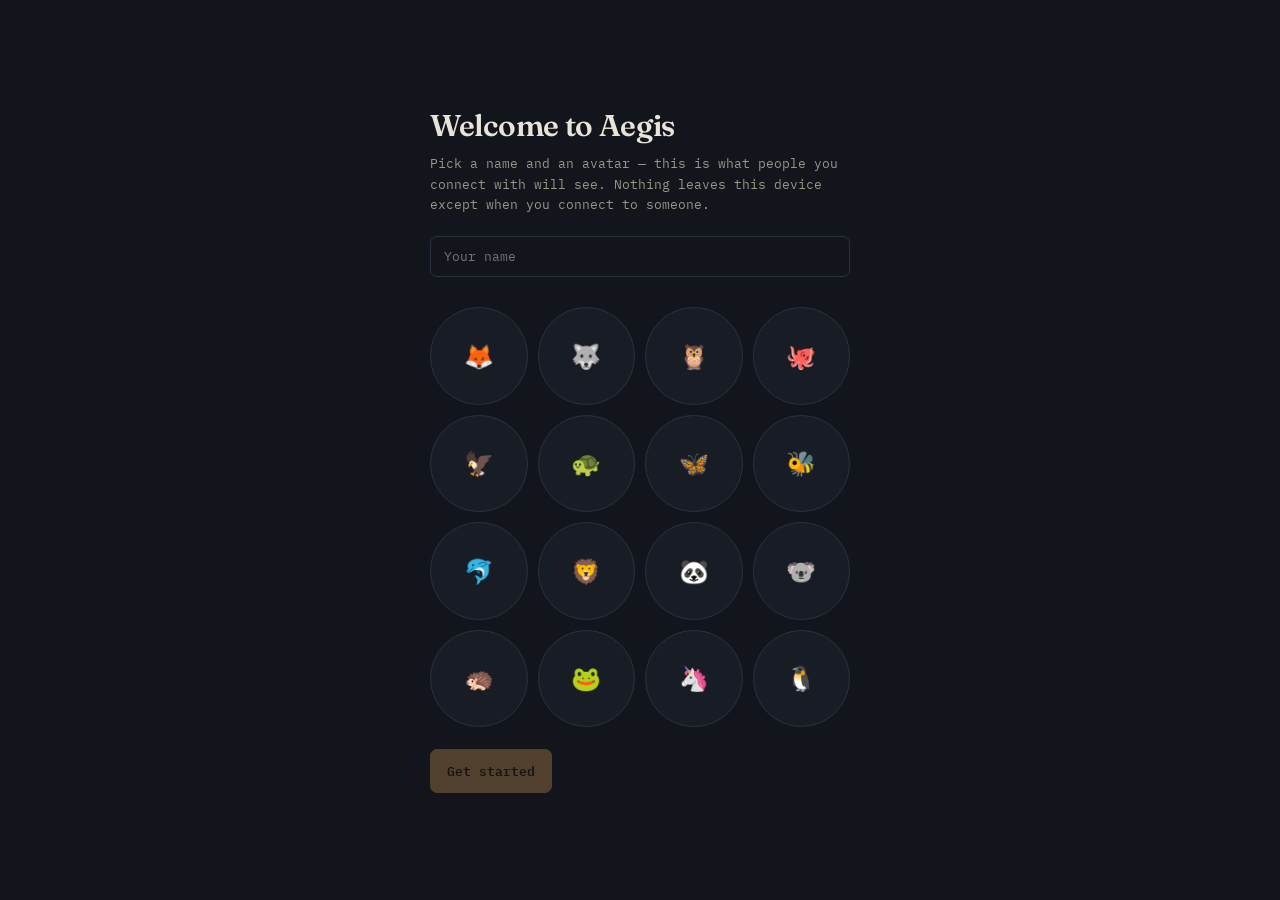
<file: index.html>
<!DOCTYPE html>
<html lang="en">
<head>
<meta charset="UTF-8">
<meta name="viewport" content="width=device-width, initial-scale=1.0, viewport-fit=cover">
<title>Aegis — direct, encrypted, no server</title>
<link rel="manifest" href="manifest.json">
<meta name="theme-color" content="#12151C">
<link rel="icon" href="icon-192.png">
<link rel="apple-touch-icon" href="icon-192.png">
<meta name="mobile-web-app-capable" content="yes">
<meta name="apple-mobile-web-app-capable" content="yes">
<meta name="apple-mobile-web-app-status-bar-style" content="black-translucent">
<meta name="apple-mobile-web-app-title" content="Aegis">
<link rel="preconnect" href="https://fonts.googleapis.com">
<link href="https://fonts.googleapis.com/css2?family=Fraunces:opsz,wght@9..144,500;9..144,600&family=IBM+Plex+Mono:wght@400;500;600&display=swap" rel="stylesheet">
<link rel="stylesheet" href="css/style.css?v=4">
</head>
<body>
<div class="wrap">

  <!-- LOGIN / PROFILE SETUP (shown on first visit, after Reset, or when editing your profile) -->
  <div class="login-screen" id="loginScreen" style="display:none">
    <div class="login-card">
      <h2 id="loginTitle">Welcome to Aegis</h2>
      <p class="login-sub" id="loginSub">Pick a name and an avatar — this is what people you connect with will see. Nothing leaves this device except when you connect to someone.</p>
      <input type="text" id="loginName" class="name-input" placeholder="Your name" maxlength="40" autocomplete="off">
      <div class="avatar-grid" id="avatarGrid"></div>
      <div class="row">
        <button class="primary" id="btnLoginContinue" disabled>Get started</button>
        <button id="btnLoginCancel" style="display:none">Cancel</button>
      </div>
    </div>
  </div>

  <header class="top">
    <button class="reset-link" id="btnClearEverything">Reset</button>
    <h1>Aegis</h1>
    <p>A direct line between two browsers. No account, no server relaying your messages, no third party holding a key. Connection details and encryption keys exchange automatically over a short code — a small relay forwards only the handshake, never your messages. An opt-in long-code (copy-paste) mode skips the relay entirely.</p>
    <div class="badge-row">
      <span class="badge">Peer to peer</span>
      <span class="badge">ECDH · AES-256-GCM</span>
      <span class="badge">Nothing stored</span>
    </div>
  </header>

  <!-- VOICE CALL (visible on top of any screen — home or chat) -->
  <div class="call-bar" id="callBar" style="display:none">
    <audio id="remoteAudio" autoplay playsinline></audio>
    <div class="call-status" id="callStatus">Calling…</div>
    <div class="call-row" id="callIncoming" style="display:none">
      <button class="primary" id="btnAccept">Accept</button>
      <button id="btnDecline">Decline</button>
    </div>
    <div class="call-row" id="callControls" style="display:none">
      <button id="btnMute">Mute</button>
      <button id="btnHangup" class="danger">End call</button>
    </div>
    <div class="call-row" id="callCalling" style="display:none">
      <button id="btnCancelCall">Cancel</button>
    </div>
  </div>

  <!-- CONTACTS HOME -->
  <div class="contacts-panel" id="contactsPanel" style="display:none">
    <div class="install-banner" id="installBanner" style="display:none">
      <span id="installBannerText">Install Aegis for quick access and reliable notifications.</span>
      <div class="install-banner-actions">
        <button class="primary" id="btnInstallApp">Install</button>
        <button id="btnDismissInstall">Not now</button>
      </div>
    </div>
    <div class="you-row">
      <span class="you-id"><span class="you-avatar" id="youAvatar">🙂</span>You are <strong id="youName">—</strong></span>
      <button id="btnEditYouName">Edit</button>
    </div>
    <div class="you-row" id="notifRow">
      <span>Notifications: <strong id="notifState">off</strong></span>
      <button id="btnEnableNotifs">Enable</button>
    </div>
    <div class="panel-section-label">Lines</div>
    <div class="contacts-list" id="contactsList"></div>
    <button class="primary" id="btnNewLine">+ Start a new line</button>
  </div>

  <!-- STEP 1 -->
  <div class="step" id="step1" style="display:none">
    <div class="step-head">
      <div class="step-num">1</div>
      <div>
        <div class="step-title">Choose who starts</div>
        <div class="step-sub">One of you opens the line, the other joins it. Doesn't matter who. Your name and avatar are shared with them automatically when you connect — no need to type theirs.</div>
      </div>
    </div>
    <div class="step-body">
      <button id="btnBackToContacts" class="back-link">← Back to contacts</button>
      <div class="you-row">
        <span class="you-id"><span class="you-avatar" id="step1Avatar">🙂</span>Starting as <strong id="step1Name">—</strong></span>
        <button id="btnEditYouNameStep1">Edit</button>
      </div>
      <div class="role-pick">
        <button class="primary" id="btnHost">I'll start the line</button>
        <button id="btnJoin">I'm joining a line</button>
      </div>
      <label class="relay-toggle">
        <input type="checkbox" id="useLongCode">
        Use a long code (copy-paste) instead — no relay server, but no auto-reconnect either
      </label>
    </div>
  </div>

  <!-- STEP 2: HOST -->
  <div class="step" id="step2host" style="display:none">
    <div class="step-head">
      <div class="step-num">2</div>
      <div>
        <div class="step-title">Send this to the other person</div>
        <div class="step-sub">Contains your connection info and your public key. Safe to send in plain text — it can't be used to decrypt anything by itself.</div>
      </div>
    </div>
    <div class="step-body">
      <button id="btnCreateOffer">Generate invite</button>
      <textarea id="offerOut" readonly placeholder="Your invite will appear here…"></textarea>
      <div class="row">
        <button id="copyOffer" disabled>Copy invite</button>
        <span class="status-line" id="offerStatus"><span class="dot"></span>waiting</span>
      </div>
    </div>
  </div>

  <!-- STEP 3: HOST -->
  <div class="step" id="step3host" style="display:none">
    <div class="step-head">
      <div class="step-num">3</div>
      <div>
        <div class="step-title">Paste their reply</div>
        <div class="step-sub">Once they send back their reply blob, paste it here.</div>
      </div>
    </div>
    <div class="step-body">
      <textarea id="answerIn" placeholder="Paste their reply here…"></textarea>
      <div class="row">
        <button class="primary" id="btnAcceptAnswer">Connect</button>
        <span class="status-line" id="connectStatusHost"><span class="dot"></span>not connected</span>
      </div>
    </div>
  </div>

  <!-- STEP 2: JOIN -->
  <div class="step" id="step2join" style="display:none">
    <div class="step-head">
      <div class="step-num">2</div>
      <div>
        <div class="step-title">Paste their invite</div>
        <div class="step-sub">Paste the blob the other person sent you.</div>
      </div>
    </div>
    <div class="step-body">
      <textarea id="offerIn" placeholder="Paste their invite here…"></textarea>
      <div class="row">
        <button class="primary" id="btnCreateAnswer">Generate reply</button>
      </div>
    </div>
  </div>

  <!-- STEP 3: JOIN -->
  <div class="step" id="step3join" style="display:none">
    <div class="step-head">
      <div class="step-num">3</div>
      <div>
        <div class="step-title">Send this back</div>
        <div class="step-sub">Send this reply to them. Once they accept it, the line connects.</div>
      </div>
    </div>
    <div class="step-body">
      <textarea id="answerOut" readonly placeholder="Your reply will appear here…"></textarea>
      <div class="row">
        <button id="copyAnswer" disabled>Copy reply</button>
        <span class="status-line" id="connectStatusJoin"><span class="dot"></span>waiting for them to connect</span>
      </div>
    </div>
  </div>

  <!-- STEP 2: HOST via RELAY -->
  <div class="step" id="step2hostRelay" style="display:none">
    <div class="step-head">
      <div class="step-num">2</div>
      <div>
        <div class="step-title">Share this code</div>
        <div class="step-sub">Tell them this code (out loud, text, however) and have them enter it on their end. It connects automatically once they do.</div>
      </div>
    </div>
    <div class="step-body">
      <button id="btnRelayHostStart">Get a code</button>
      <div class="relay-code" id="relayHostCode">— — — — — —</div>
      <div class="row">
        <button id="btnCopyRelayCode" disabled>Copy code</button>
      </div>
      <div class="status-line" id="relayHostStatus"><span class="dot"></span>not started</div>
    </div>
  </div>

  <!-- STEP 2: JOIN via RELAY -->
  <div class="step" id="step2joinRelay" style="display:none">
    <div class="step-head">
      <div class="step-num">2</div>
      <div>
        <div class="step-title">Enter their code</div>
        <div class="step-sub">Type in the code the other person shared with you.</div>
      </div>
    </div>
    <div class="step-body">
      <div class="row">
        <input type="text" id="relayJoinCode" class="relay-input" placeholder="CODE" maxlength="8" autocapitalize="characters" autocomplete="off">
        <button id="btnPasteRelayCode">Paste</button>
      </div>
      <div class="row">
        <button class="primary" id="btnRelayJoinConnect">Connect</button>
        <span class="status-line" id="relayJoinStatus"><span class="dot"></span>waiting for a code</span>
      </div>
    </div>
  </div>

  <!-- STEP 4: VERIFY -->
  <div class="step" id="step4" style="display:none">
    <div class="step-head">
      <div class="step-num">4</div>
      <div>
        <div class="step-title">Check the pattern matches</div>
        <div class="step-sub">This grid is generated from your shared key. Read it aloud, or glance at it together — if it matches on both screens, no one is in the middle.</div>
      </div>
    </div>
    <div class="step-body">
      <div class="fingerprint" id="fingerprint"></div>
      <div class="hint" id="fpWords"></div>
    </div>
  </div>

  <!-- RECONNECT (shown automatically when opening a saved contact) -->
  <div class="step" id="reconnectPanel" style="display:none">
    <div class="step-head">
      <div class="step-num">↻</div>
      <div>
        <div class="step-title" id="reconnectStatus">Reconnecting…</div>
        <div class="step-sub">Using your saved identity and room code. This only works if the other person is also back online.</div>
      </div>
    </div>
    <div class="step-body">
      <div class="status-line" id="reconnectStatusLine"><span class="dot"></span>waiting</div>
      <div class="row">
        <button id="btnReconnectCancel">← Back to contacts</button>
        <button id="btnReconnectRetry" style="display:none">Try again</button>
      </div>
    </div>
  </div>

  <div class="chat-header" id="chatHeader" style="display:none">
    <button id="btnBackToContactsChat" class="back-link" title="Back to contacts" aria-label="Back to contacts">←</button>
    <span class="chat-header-avatar" id="chatHeaderAvatar">🙂</span>
    <span class="chat-header-name" id="chatHeaderName">—</span>
    <button id="btnForgetLine" class="forget-link">Forget this line</button>
  </div>

  <div class="row" id="historyBar" style="display:none; margin:0 0 12px;">
    <span class="hint" id="historyCount" style="margin:0;"></span>
    <button id="btnClearHistory">Clear local history</button>
  </div>

  <!-- CHAT -->
  <div class="chat" id="chat">
    <div class="chat-log" id="chatLog"></div>
    <div class="chat-input">
      <input type="file" id="fileInput" style="display:none">
      <button id="btnAttach" disabled title="Send a file" aria-label="Send a file">
        <svg viewBox="0 0 24 24" fill="none" stroke="currentColor" stroke-width="1.8" stroke-linecap="round" stroke-linejoin="round"><path d="M21.44 11.05 12.25 20.24a5.5 5.5 0 0 1-7.78-7.78l9.19-9.19a3.67 3.67 0 0 1 5.19 5.19l-9.2 9.19a1.83 1.83 0 0 1-2.6-2.6l8.49-8.48"/></svg>
      </button>
      <button id="btnCallAudio" disabled title="Voice call" aria-label="Voice call">
        <svg viewBox="0 0 24 24" fill="none" stroke="currentColor" stroke-width="1.8" stroke-linecap="round" stroke-linejoin="round"><path d="M4.5 4h3.5l2 5-2.5 1.5a11 11 0 0 0 5.5 5.5L14.5 13l5 2v3.5a2 2 0 0 1-2.2 2A17.5 17.5 0 0 1 2.5 6.2 2 2 0 0 1 4.5 4Z"/></svg>
      </button>
      <input type="text" id="msgInput" placeholder="Type a message…" disabled>
      <button class="primary" id="btnSend" disabled>Send</button>
    </div>
  </div>

  <footer>
    Keys are generated fresh in your browser and never leave it — only public keys travel in the handshake. Files are sent directly over the same encrypted line, in chunks — they aren't relayed anywhere. Voice calls connect the same way: audio streams directly between your two browsers, encrypted end-to-end by WebRTC itself, with call setup messages passed over the already-encrypted data channel. Local history keeps a note of which files were sent or received, and when calls happened, not the file or call contents themselves, kept separately for each contact. This uses public STUN servers only to help two devices on different networks find each other; no message, key, file, or call data ever passes through them. By default, connecting uses a small relay server to forward the handshake automatically with a short code, and lets a saved contact reconnect later — it still can't read your messages, but it does briefly see each connection setup, so always check the pattern matches on both screens before trusting a line. The opt-in long-code mode skips the relay and exchanges an invite/reply blob by copy-paste instead, but a contact made that way can't reconnect automatically and will need a fresh exchange each time. "Forget this line" permanently deletes that saved identity and history from this device.
  </footer>
</div>

<script src="js/script.js?v=5"></script>
</body>
</html>
</file>
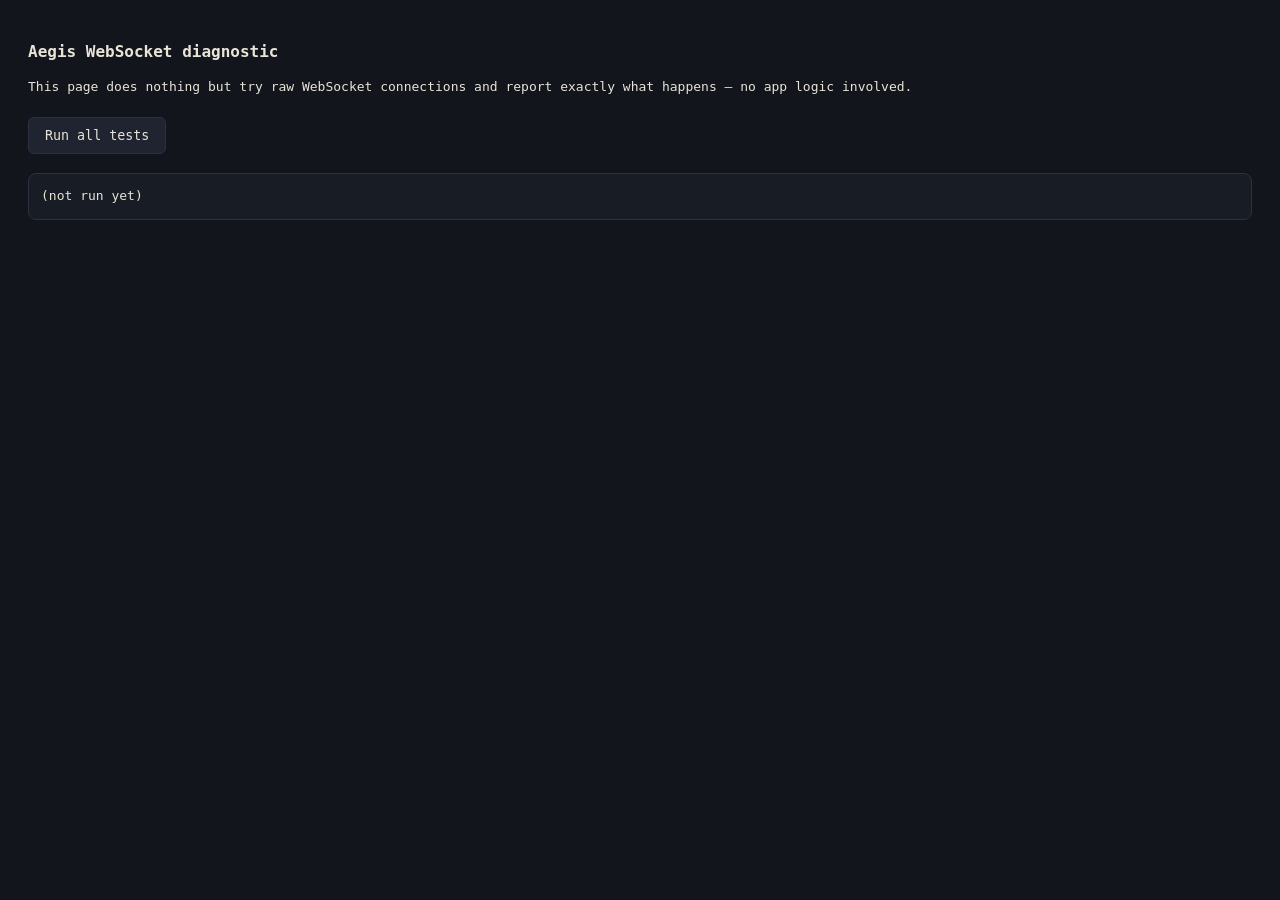
<file: debug-ws.html>
<!doctype html>
<meta charset="utf-8">
<title>Aegis WS diagnostic</title>
<style>
  body{background:#12151C;color:#E9E4D8;font-family:ui-monospace,monospace;padding:20px;font-size:13px;line-height:1.6;}
  h1{font-size:16px;}
  pre{white-space:pre-wrap;word-break:break-word;background:#181C25;border:1px solid #2B3140;border-radius:8px;padding:12px;}
  button{font-family:inherit;padding:10px 16px;margin:6px 6px 6px 0;border-radius:6px;border:1px solid #2B3140;background:#1F2430;color:#E9E4D8;}
</style>
<h1>Aegis WebSocket diagnostic</h1>
<p>This page does nothing but try raw WebSocket connections and report exactly what happens — no app logic involved.</p>
<button id="run">Run all tests</button>
<pre id="log">(not run yet)</pre>
<script>
const logEl = document.getElementById('log');
function log(s) {
  logEl.textContent = (logEl.textContent === '(not run yet)' ? '' : logEl.textContent + '\n') + s;
}
const SIGNAL = 'wss://aegis-signal.deninluvis.workers.dev';

function testSocket(label, url) {
  return new Promise((resolve) => {
    const t0 = performance.now();
    log('[' + label + '] connecting to ' + url);
    let ws;
    try {
      ws = new WebSocket(url);
    } catch (err) {
      log('[' + label + '] threw synchronously: ' + err.message);
      resolve();
      return;
    }
    ws.onopen = () => {
      log('[' + label + '] OPEN after ' + Math.round(performance.now() - t0) + 'ms');
      ws.close();
    };
    ws.onerror = () => {
      log('[' + label + '] ERROR event after ' + Math.round(performance.now() - t0) + 'ms (browsers hide the real reason on this event — see the close code below)');
    };
    ws.onclose = (e) => {
      log('[' + label + '] CLOSE after ' + Math.round(performance.now() - t0) + 'ms — code=' + e.code + ' reason="' + e.reason + '" wasClean=' + e.wasClean);
      resolve();
    };
    setTimeout(() => {
      if (ws.readyState !== WebSocket.CLOSED) {
        log('[' + label + '] still open/connecting after 8s, giving up on this test');
        resolve();
      }
    }, 8000);
  });
}

// Simulates the actual app flow: two peers joining the same room, one
// sending a message to the other, then one leaving — this is what real
// usage looks like, unlike a single connection opening and immediately
// closing itself (which the app never does, and which can look broken
// even on healthy relay code).
function testRoom() {
  return new Promise((resolve) => {
    const room = 'DBG' + Math.random().toString(36).slice(2, 8).toUpperCase();
    const t0 = performance.now();
    log('[room test] using room ' + room);
    const evA = [], evB = [];
    const mark = (arr, what) => arr.push(what + ' @' + Math.round(performance.now() - t0) + 'ms');

    const wsA = new WebSocket(SIGNAL + '?room=' + room);
    wsA.onopen = () => mark(evA, 'OPEN');
    wsA.onmessage = (e) => mark(evA, 'MSG:' + e.data);
    wsA.onerror = () => mark(evA, 'ERROR');
    wsA.onclose = (e) => mark(evA, 'CLOSE code=' + e.code);

    let wsB;
    setTimeout(() => {
      wsB = new WebSocket(SIGNAL + '?room=' + room);
      wsB.onopen = () => mark(evB, 'OPEN');
      wsB.onmessage = (e) => mark(evB, 'MSG:' + e.data);
      wsB.onerror = () => mark(evB, 'ERROR');
      wsB.onclose = (e) => mark(evB, 'CLOSE code=' + e.code);
    }, 600);

    setTimeout(() => {
      if (wsA.readyState === WebSocket.OPEN) { try { wsA.send('hello-from-A'); } catch (e) {} }
    }, 1400);

    setTimeout(() => {
      log('[room test] peer A: ' + (evA.join(', ') || '(nothing happened)'));
      log('[room test] peer B: ' + (evB.join(', ') || '(nothing happened)'));
      try { wsA.close(); } catch (e) {}
      try { wsB.close(); } catch (e) {}
      resolve();
    }, 2400);
  });
}

document.getElementById('run').addEventListener('click', async () => {
  logEl.textContent = '';
  const room = 'DBG' + Math.random().toString(36).slice(2, 8).toUpperCase();
  await testSocket('aegis relay, single connection', SIGNAL + '?room=' + room);
  log('');
  await testSocket('public echo server (postman-echo.com)', 'wss://ws.postman-echo.com/raw');
  log('');
  await testRoom();
  log('');
  log('Done. Send a screenshot or copy of this log back. Expect for the room test: peer A gets OPEN then MSG:{"t":"peer-joined"}, peer B gets OPEN then MSG:{"t":"peer-joined"} then MSG:hello-from-A, then both CLOSE code=1000.');
});
</script>
</file>
<file: css/style.css>
:root{
    --ink:#12151C;
    --panel:#181C25;
    --panel-2:#1F2430;
    --line:#2B3140;
    --brass:#C6924F;
    --brass-dim:#8A6A3E;
    --paper:#E9E4D8;
    --paper-dim:#9A9788;
    --ok:#7FA37A;
    --err:#B8654F;
  }
  *{box-sizing:border-box;}
  html,body{margin:0;padding:0;}
  html{-webkit-text-size-adjust:100%;}
  body{
    background:var(--ink);
    color:var(--paper);
    font-family:'IBM Plex Mono', ui-monospace, monospace;
    min-height:100vh;
    -webkit-font-smoothing:antialiased;
    overflow-x:hidden;
  }
  .wrap{max-width:760px;margin:0 auto;padding:48px 20px 80px;}
  .wrap{
    padding-left:max(20px, env(safe-area-inset-left));
    padding-right:max(20px, env(safe-area-inset-right));
    padding-bottom:max(80px, calc(env(safe-area-inset-bottom) + 24px));
  }
  h1,h2{font-family:'Fraunces', Georgia, serif; font-weight:600; letter-spacing:-0.01em;}
  header.top{margin-bottom:44px; position:relative;}
  .reset-link{
    position:absolute; top:0; right:0;
    background:none; border:none; color:var(--err); font-size:11.5px; padding:6px 4px;
  }
  .reset-link:hover{color:#D68A79;}
  header.top h1{font-size:clamp(28px,5vw,40px); margin:0 0 8px; color:var(--paper);}
  header.top p{color:var(--paper-dim); margin:0; font-size:14px; line-height:1.6; max-width:52ch;}
  .badge-row{display:flex; gap:8px; margin-top:18px; flex-wrap:wrap;}
  .badge{
    border:1px solid var(--line); color:var(--paper-dim); font-size:11px;
    padding:4px 9px; border-radius:100px; letter-spacing:.04em; text-transform:uppercase;
  }

  .step{
    border:1px solid var(--line);
    background:var(--panel);
    border-radius:10px;
    margin-bottom:16px;
    overflow:hidden;
    transition:border-color .2s ease;
  }
  .step.active{border-color:var(--brass-dim);}
  .step.done{display:none;}
  .step-head{
    display:flex; align-items:center; gap:14px;
    padding:16px 20px;
  }
  .step-num{
    font-family:'Fraunces', serif; font-size:15px; font-weight:600;
    width:26px; height:26px; border-radius:50%;
    display:flex; align-items:center; justify-content:center;
    border:1px solid var(--line); color:var(--paper-dim); flex-shrink:0;
  }
  .step.active .step-num{border-color:var(--brass); color:var(--brass);}
  .step.done .step-num{border-color:#3A4736; color:var(--ok); background:rgba(127,163,122,.08);}
  .step-title{font-size:14.5px; color:var(--paper); font-weight:500;}
  .step-sub{font-size:12px; color:var(--paper-dim); margin-top:2px;}
  .step-body{padding:0 20px 20px; display:none;}
  .step.active .step-body, .step.done .step-body{display:block;}

  .role-pick{display:flex; gap:10px; margin-top:6px;}
  .relay-toggle{
    display:flex; align-items:flex-start; gap:8px; margin-top:16px;
    font-size:11.5px; color:var(--paper-dim); line-height:1.5; cursor:pointer;
  }
  .relay-toggle input{margin-top:2px; accent-color:var(--brass); flex-shrink:0;}
  .relay-code{
    font-family:'Fraunces', serif; font-size:32px; font-weight:600; letter-spacing:.12em;
    color:var(--brass); margin:16px 0 10px; text-align:center;
    padding:14px; border:1px dashed var(--line); border-radius:8px; background:var(--ink);
  }
  .relay-input{
    flex:1; min-width:0; background:var(--ink); color:var(--paper); border:1px solid var(--line);
    border-radius:7px; padding:12px; font-family:'Fraunces', serif; font-size:22px;
    letter-spacing:.14em; text-align:center; text-transform:uppercase;
  }

  /* ---------- contacts home ---------- */
  .contacts-panel{margin-bottom:16px;}
  .contacts-list{display:flex; flex-direction:column; gap:8px; margin-bottom:14px;}
  .contact-row{
    display:flex; align-items:center; gap:12px; width:100%; text-align:left;
    border:1px solid var(--line); background:var(--panel); border-radius:10px;
    padding:13px 16px; cursor:pointer; transition:border-color .15s ease;
  }
  .contact-row:hover{border-color:var(--brass-dim);}
  .contact-row:focus-visible{outline:2px solid var(--brass-dim); outline-offset:2px;}
  .contact-row .dot{width:8px; height:8px; flex-shrink:0;}
  .contact-avatar{
    width:26px; height:26px; border-radius:50%; border:1px solid var(--line);
    display:flex; align-items:center; justify-content:center; font-size:14px; flex-shrink:0;
  }
  .contact-row .contact-name{
    flex:1; min-width:0; font-size:14px; color:var(--paper); font-weight:500;
    overflow:hidden; text-overflow:ellipsis; white-space:nowrap;
  }
  .contact-row .contact-meta{font-size:11px; color:var(--paper-dim); flex-shrink:0;}
  .contact-forget{
    flex-shrink:0; background:none; border:none; color:var(--paper-dim);
    font-size:13px; line-height:1; padding:8px 9px; border-radius:6px;
  }
  .contact-forget:hover{color:var(--err); border-color:transparent;}
  .unread-badge{
    flex-shrink:0; background:var(--brass); color:var(--ink); font-size:11px; font-weight:600;
    min-width:18px; height:18px; border-radius:9px; padding:0 5px;
    display:flex; align-items:center; justify-content:center;
  }
  .contacts-empty{
    font-size:12.5px; color:var(--paper-dim); text-align:center;
    padding:24px 12px; border:1px dashed var(--line); border-radius:10px; margin-bottom:14px;
  }
  .panel-section-label{
    font-size:11px; letter-spacing:.06em; text-transform:uppercase; color:var(--paper-dim);
    margin:4px 0 8px;
  }
  .you-row{
    display:flex; align-items:center; justify-content:space-between; gap:10px;
    font-size:12px; color:var(--paper-dim); margin-bottom:16px;
  }
  .install-banner{
    display:flex; align-items:center; justify-content:space-between; gap:12px; flex-wrap:wrap;
    font-size:12.5px; color:var(--paper); margin-bottom:16px;
    border:1px solid var(--brass-dim); background:rgba(198,146,79,.08);
    border-radius:10px; padding:12px 14px;
  }
  .install-banner-actions{display:flex; gap:8px; flex-shrink:0;}
  .install-banner-actions button{padding:6px 12px; font-size:11.5px;}
  .you-row strong{color:var(--paper); font-weight:500;}
  .you-row button{padding:6px 11px; font-size:11px;}
  .you-id{display:flex; align-items:center; gap:8px;}
  .you-avatar{
    width:24px; height:24px; border-radius:50%; border:1px solid var(--line);
    display:flex; align-items:center; justify-content:center; font-size:13px; flex-shrink:0;
  }

  /* ---------- login / profile setup ---------- */
  .login-screen{
    position:fixed; inset:0; z-index:50; background:var(--ink);
    display:flex; align-items:center; justify-content:center;
    padding:24px; padding-top:max(24px, env(safe-area-inset-top)); padding-bottom:max(24px, env(safe-area-inset-bottom));
  }
  .login-card{width:100%; max-width:420px;}
  .login-card h2{font-size:clamp(24px,6vw,30px); margin:0 0 10px; color:var(--paper);}
  .login-sub{color:var(--paper-dim); font-size:13px; line-height:1.6; margin:0 0 20px;}
  .avatar-grid{
    display:grid; grid-template-columns:repeat(4,1fr); gap:10px;
    margin-top:16px;
  }
  .avatar-option{
    aspect-ratio:1; border-radius:50%; border:1px solid var(--line); background:var(--panel);
    font-size:24px; display:flex; align-items:center; justify-content:center; padding:0;
  }
  .avatar-option:hover{border-color:var(--brass-dim);}
  .avatar-option.selected{border-color:var(--brass); background:rgba(198,146,79,.15);}
  .login-card .row{margin-top:22px;}
  /* ---------- name input / back link ---------- */
  .name-input{
    width:100%; background:var(--ink); color:var(--paper); border:1px solid var(--line);
    border-radius:7px; padding:11px 13px; font-family:inherit; font-size:13px; margin-bottom:14px;
  }
  .back-link{
    background:none; border:none; color:var(--paper-dim); font-size:12px;
    padding:0 0 14px; display:block; text-align:left;
  }
  .back-link:hover{color:var(--brass); border-color:transparent;}

  /* ---------- chat header (active contact) ---------- */
  .chat-header{
    display:flex; align-items:center; gap:10px; margin-bottom:12px;
  }
  .chat-header .back-link{padding:8px 10px; border:1px solid var(--line); border-radius:7px; font-size:15px;}
  .chat-header-avatar{
    width:28px; height:28px; border-radius:50%; border:1px solid var(--line);
    display:flex; align-items:center; justify-content:center; font-size:15px; flex-shrink:0;
  }
  .chat-header-name{
    flex:1; min-width:0; font-family:'Fraunces', serif; font-size:16px; font-weight:600; color:var(--paper);
    overflow:hidden; text-overflow:ellipsis; white-space:nowrap;
  }
  .forget-link{
    background:none; border:none; color:var(--err); font-size:11.5px; padding:6px 4px;
  }
  .forget-link:hover{color:#D68A79; border-color:transparent;}

  button{
    font-family:inherit; font-size:13px; cursor:pointer;
    background:var(--panel-2); color:var(--paper); border:1px solid var(--line);
    padding:10px 16px; border-radius:7px; transition:all .15s ease;
  }
  button:hover{border-color:var(--brass-dim); color:#fff;}
  button.primary{background:var(--brass); color:#1a1400; border-color:var(--brass); font-weight:600;}
  button.primary:hover{background:#D6A263;}
  button:disabled{opacity:.35; cursor:not-allowed;}
  button:focus-visible, textarea:focus-visible, input:focus-visible{
    outline:2px solid var(--brass); outline-offset:2px;
  }

  textarea{
    width:100%; background:var(--ink); color:var(--paper);
    border:1px solid var(--line); border-radius:7px; padding:12px;
    font-family:'IBM Plex Mono', monospace; font-size:11.5px; line-height:1.5;
    resize:vertical; min-height:88px; margin-top:10px;
    scrollbar-width:thin; scrollbar-color:var(--line) var(--ink);
  }
  textarea::-webkit-scrollbar{width:10px; height:10px;}
  textarea::-webkit-scrollbar-track{background:var(--ink);}
  textarea::-webkit-scrollbar-thumb{background:var(--line); border-radius:6px; border:2px solid var(--ink);}
  textarea::-webkit-scrollbar-thumb:hover{background:var(--brass-dim);}
  textarea::-webkit-scrollbar-corner{background:var(--ink);}
  .row{display:flex; gap:10px; margin-top:10px; flex-wrap:wrap; align-items:center;}
  .hint{font-size:11.5px; color:var(--paper-dim); margin-top:8px; line-height:1.5;}
  .status-line{font-size:11.5px; margin-top:8px; display:flex; align-items:center; gap:6px;}
  .dot{width:6px; height:6px; border-radius:50%; background:var(--paper-dim); flex-shrink:0;}
  .dot.ok{background:var(--ok);}
  .dot.err{background:var(--err);}

  .fingerprint{
    display:grid; grid-template-columns:repeat(10,1fr); gap:3px;
    max-width:280px; margin:14px 0;
  }
  .fp-cell{aspect-ratio:1; border-radius:2px; background:var(--line);}
  .fp-cell.on{background:var(--brass);}

  .chat{
    border:1px solid var(--line); border-radius:10px; background:var(--panel);
    display:none;
  }
  .chat.active{display:block;}
  .chat-log{
    height:320px; overflow-y:auto; padding:16px 20px; display:flex; flex-direction:column; gap:10px;
    scrollbar-width:thin; scrollbar-color:var(--line) var(--panel);
  }
  .chat-log::-webkit-scrollbar{width:10px;}
  .chat-log::-webkit-scrollbar-track{background:var(--panel);}
  .chat-log::-webkit-scrollbar-thumb{background:var(--line); border-radius:6px; border:2px solid var(--panel);}
  .chat-log::-webkit-scrollbar-thumb:hover{background:var(--brass-dim);}
  .msg{max-width:75%; padding:9px 13px; border-radius:9px; font-size:13px; line-height:1.5;}
  .msg.me{align-self:flex-end; background:var(--brass); color:#1a1400;}
  .msg.them{align-self:flex-start; background:var(--panel-2); border:1px solid var(--line);}
  .msg.sys{align-self:center; color:var(--paper-dim); font-size:11px; background:none;}
  .msg.sys-file{align-self:center; color:var(--paper-dim); font-size:11px; background:none;}
  .msg.pending{opacity:.6;}
  .msg-status{font-size:10.5px; margin-top:3px; opacity:.8; font-style:italic;}
  .chat-input{display:flex; gap:10px; padding:14px 20px; border-top:1px solid var(--line);}
  .chat-input input[type="text"]{
    flex:1; min-width:0; background:var(--ink); border:1px solid var(--line); border-radius:7px;
    padding:11px 13px; color:var(--paper); font-family:inherit; font-size:13px;
  }
  #btnAttach, #btnCallAudio{
    padding:9px 12px; display:inline-flex; align-items:center; justify-content:center;
  }
  #btnAttach svg, #btnCallAudio svg{
    width:17px; height:17px; display:block;
  }
  .file-bubble{display:flex; flex-direction:column; gap:3px;}
  .file-bubble .fname{font-weight:600; font-size:12.5px;}
  .file-bubble .fmeta{font-size:11px; opacity:.75;}
  .file-bubble a{color:inherit; text-decoration:underline;}
  .msg.me .file-bubble a{color:#1a1400;}

  .call-bar{
    border:1px solid var(--line); border-radius:10px; padding:16px 20px; margin-bottom:16px;
    display:flex; flex-direction:column; align-items:center; gap:10px;
    background:var(--panel-2);
  }
  .call-status{font-size:13px; color:var(--paper); letter-spacing:.02em;}
  .call-row{display:flex; gap:10px;}
  .call-row button{font-size:12.5px; padding:8px 14px;}
  button.danger{background:var(--err); color:#fff; border-color:var(--err);}
  button.danger:hover{background:#C97764; border-color:#C97764; color:#fff;}
  #remoteAudio{display:none;}

  footer{margin-top:40px; font-size:11px; color:var(--paper-dim); line-height:1.6;}
  a{color:var(--brass);}

  body.connected .badge-row,
  body.connected header.top p,
  body.connected footer{
    display:none;
  }
  body.connected header.top{margin-bottom:20px;}
  body.connected .wrap{padding-top:32px;}
  body.connected .chat-log{height:min(60vh,520px);}
  body.connected #chatHeader{display:flex;}

  /* ---------- laptops / large screens ---------- */
  @media (min-width:1000px){
    .wrap{max-width:840px;}
    body.connected .chat-log{height:min(62vh,560px);}
  }

  /* ---------- tablets ---------- */
  @media (max-width:760px){
    .wrap{padding-left:16px; padding-right:16px;}
    .wrap{
      padding-left:max(16px, env(safe-area-inset-left));
      padding-right:max(16px, env(safe-area-inset-right));
    }
    .chat-log{height:min(52vh,320px);}
    body.connected .chat-log{height:min(55vh,480px);}
  }

  /* ---------- phones ---------- */
  @media (max-width:560px){
    .wrap{padding-top:32px; padding-bottom:44px;}
    .wrap{padding-bottom:max(44px, calc(env(safe-area-inset-bottom) + 20px));}
    header.top{margin-bottom:28px;}
    header.top h1{font-size:clamp(24px,7vw,32px);}
    header.top p{max-width:none;}
    .reset-link{font-size:11px; padding:8px 6px;}

    .step-head{padding:14px 16px; gap:10px;}
    .step-body{padding:0 16px 18px;}
    .step-title{font-size:14px;}

    .role-pick{flex-direction:column;}
    .role-pick button{width:100%;}

    button{padding:11px 14px; min-height:44px;}
    .call-row button, .row button{min-height:40px;}

    .relay-code{font-size:clamp(22px,9vw,32px); padding:12px;}
    .relay-input{font-size:18px; padding:11px;}

    #msgInput, .name-input{font-size:16px;} /* avoid iOS auto-zoom on focus */
    .chat-input{gap:8px; padding:12px 14px;}
    #btnAttach, #btnCallAudio{padding:10px;}

    .contact-row{padding:12px 12px; gap:10px;}
    .msg{max-width:85%;}
    .chat-log{padding:14px 16px;}

    body.connected .wrap{padding-top:20px;}
    body.connected .chat-log{height:min(58vh,440px);}

    .call-bar{padding:14px 16px;}
    .call-row{flex-wrap:wrap; justify-content:center;}
  }

  @media (prefers-reduced-motion: reduce){ *{transition:none !important;} }
</file>
